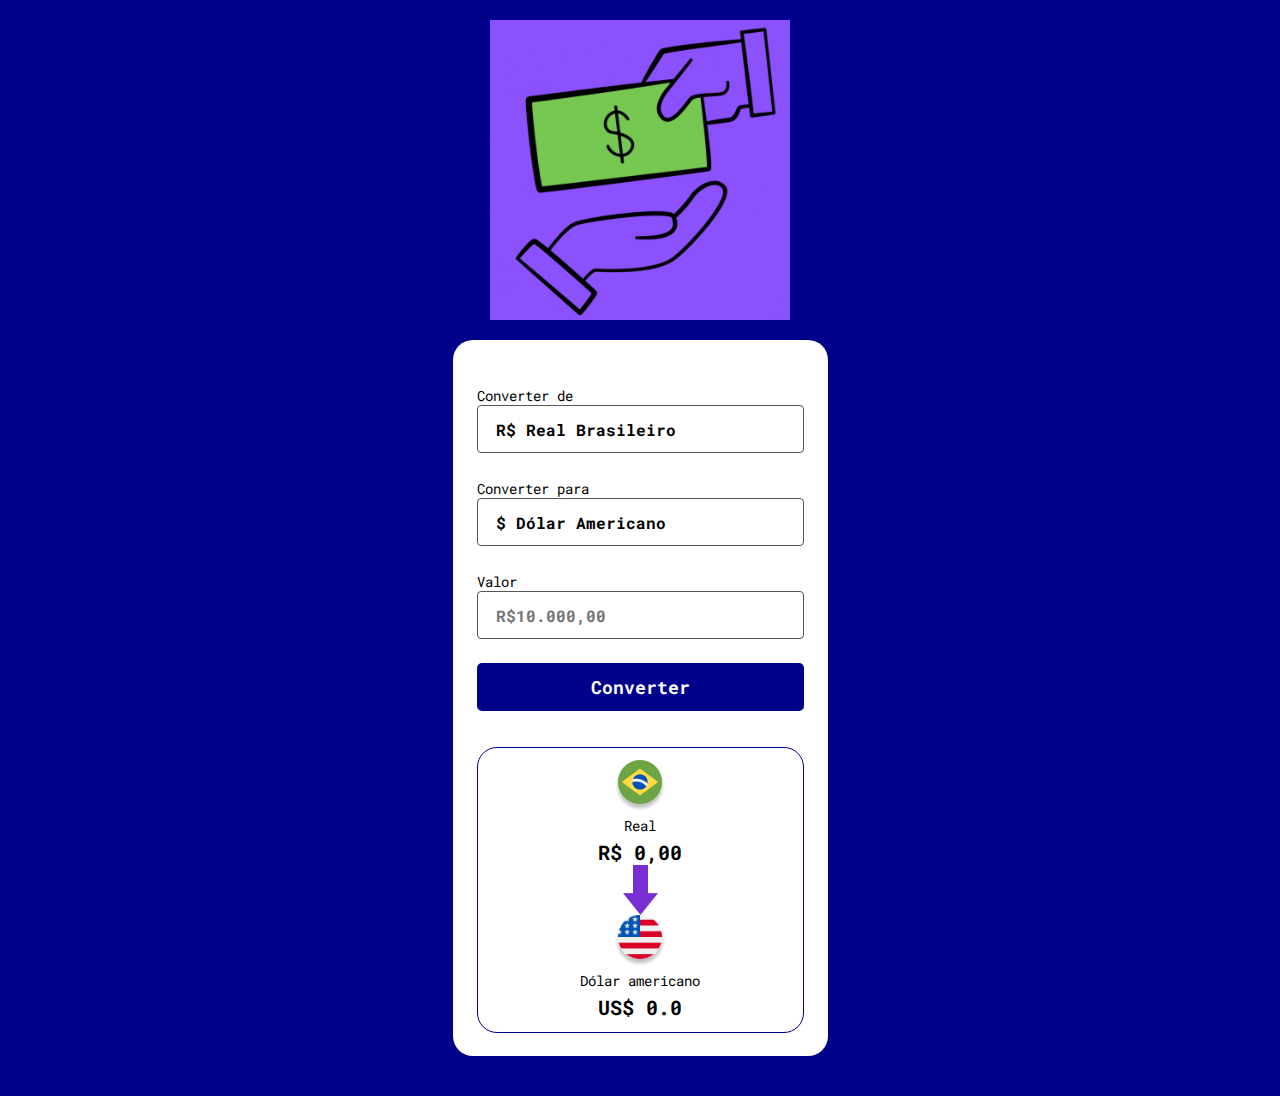
<file: index.html>
<!DOCTYPE html>
<html lang="pt-br">

<head>
    <meta charset="UTF-8">
    <meta name="viewport" content="width=device-width, initial-scale=1.0">
    <title>Convert Money</title>
    <link href="./style.css" rel="stylesheet">
    <link rel="preconnect" href="https://fonts.googleapis.com">
    <link rel="preconnect" href="https://fonts.gstatic.com" crossorigin>
    <link href="https://fonts.googleapis.com/css2?family=Roboto+Mono:ital,wght@0,100..700;1,100..700&display=swap"
        rel="stylesheet">
       
</head>

<body>
    <img class="logo" src="./assets/logo.gif" alt="logo-devclub-convert-money">

    <main>
        <label>
            Converter <a>de</a>
            <select>
                <option>R$ Real Brasileiro</option>
                
               
            </select>

        </label>
        <label>
            Converter <a>para</a>
            <select class="currency-select">
                <option value="dolar"> $ Dólar Americano</option>
                <option value="euro"> € Euro </option>
               
                                              
            </select>
        </label>

        <label>
            Valor
            <input class="input-currency" placeholder="R$10.000,00">
            
        </label>

        <button class="convert-button"> Converter</button>

        <section>
            <div class="currency-box">
                <img src="./assets/brasil 2.png" alt="moeda-a-converter">
                <p class="currency"> Real</p>
                <p class="currency-value-to-convert">R$ 0,00</p>
            </div>

            <img class="arrow" src="./assets/Vector.png" alt="moeda-a-convertida">


            <div class="currency-box">
                <img class="currency-img" src="./assets/estados-unidos (1) 1.png" alt="moeda-a-convertida">
                <p class="currency" id="currency-name"> Dólar americano</p>
                <p class="currency-value"> US$ 0.0</p>
            </div>
        </section>

    </main>
    <script src="./scripts.js"></script>
</body>

</html>
</file>
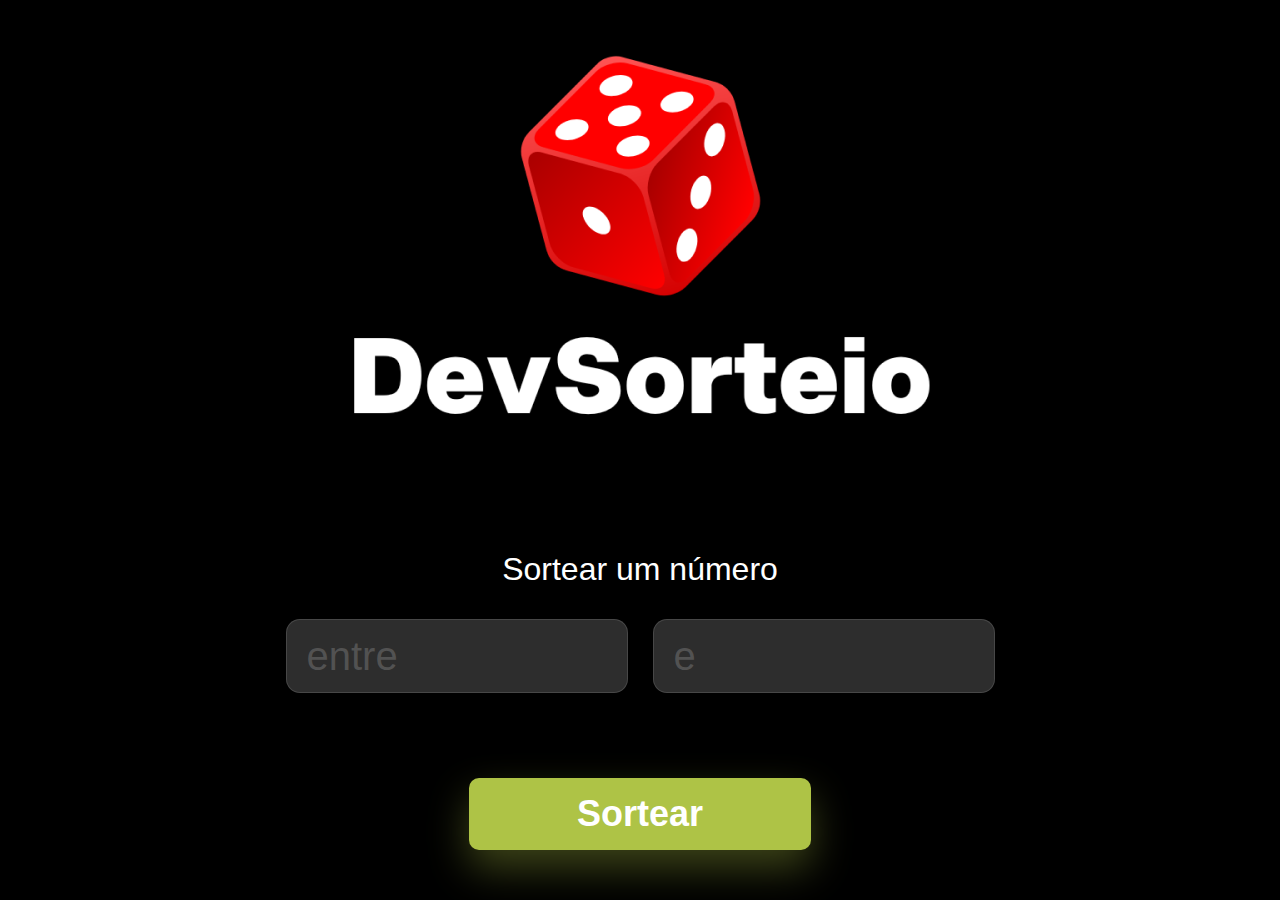
<file: assets/index2.html>
<!DOCTYPE html>
<html lang="pt-br">
<head>
    <meta charset="UTF-8">
    <meta name="viewport" content="width=device-width, initial-scale=1.0">
    <title>Dev Sorteio</title>
    <link rel="stylesheet" href="styles2.css">
</head>
<body>
    <img src="./sort 1.png" alt="dado sorteado">

    <h2>Sortear um número</h2>
    <div>
        <input placeholder="entre" class="input-min" type="number">
        <input placeholder="e" class="input-max" type="number">
    </div>
    
    <button onclick="generateNumber()">Sortear</button>

</body>
<script src="./scripts2.js"></script>
</html>
</file>
<file: style.css>
* {
    font-family: "Roboto Mono", monospace;
        margin: 0;
        padding: 0;
        box-sizing: border-box;
        outline: none;
}
  
body {
    background-color: darkblue;
}

.logo {
    width: 300px;
    display: block;
    margin:20px auto;
}

main {
    width: 375px;
    border-radius: 20px;
    background: white;
    margin: 0 auto 40px;
    padding: 44px 24px 23px;
}

label {
    color: black ;
    font-weight: 400;
    font-size: 14px;
}

select, input {
    background: white;
    border: 1px solid #555;
    border-radius: 4px;
    height: 48px;
    width: 100%;
    margin-bottom: 24px;
    appearance: none; 
    padding-left: 18px;
    font-weight: 700;
    font-size: 16px;  
    color: black; 
    cursor: pointer;
}

button {
    background: darkblue;
    border-radius: 5px;
    width: 100%;
    border: none;
    height: 48px;
    color: white;
    font-size: 18px;
    font-weight: 700;
    cursor: pointer;
    }

    button:hover {
        opacity: 0.8;
            }

    button:active {
        opacity: 0.6;
    }

    section {
        border: 1px solid darkblue;
        border-radius: 20px;
        margin-top: 36px;
        padding: 12px;

        display: flex;
        flex-direction: column;
        align-items: center;
    }

.arrow-img {
    margin: 15px 0;
    
}

.currency-box {
    display: flex;
    flex-direction: column;
    align-items: center;
    gap: 4px;
}

.currency {
    color: black;
    font-size: 14px;
}

.currency-value, .currency-value-to-convert {
    color: black;
    font-size: 20px;
    font-weight: 700;
}
</file>
<file: assets/styles2.css>
<style>
@import url('https://fonts.googleapis.com/css2?family=Roboto:ital,wght@0,100;0,300;0,400;0,500;0,700;0,900;1,100;1,300;1,400;1,500;1,700;1,900&display=swap');
</style>

* {
    margin: 0;
    padding: 0;
    outline: none;
    box-sizing: border-box;
    font-family: "Roboto", sans-serif;
    
}

body {
    background: black;
    display: flex;
    align-items: center;
    justify-content: center;
    flex-direction: column;
    min-height: 100vh;
}

h2 {
    font-style: normal;
    font-weight: 400;
    font-size: 32px;
    line-height: 38px;
    color: white;
    text-align: center;
    margin-top: 126px;
    margin-bottom: 26px;
}

input {
    background: rgba(255, 255, 255, 0.25);
    border: 1px solid rgba(255, 255, 255, 0.2);
    border-radius: 14px;
    height: 74px;
    width: 342px;
    padding-left: 20px;
    font-weight: 500;
    font-size: 40px;
    line-height: 47px;
    color: white;
    opacity: 0.7;
}

.input-min {
    margin-right: 62px;
}

button {
    background: #AEC346;
    box-shadow: 0px 18px 40px rgba(174, 195, 70, 0.35);
    border-radius: 10px;
    width: 342px;
    height: 72px;
    color: white;
    font-weight: 700;
    font-size: 36px;
    margin-top: 80px;
    border: none;
    cursor: pointer;
}

button:hover {
    opacity: 0.9;
    }

    button:active {
        opacity: 0.8;
    }

    @import url('https://fonts.googleapis.com/css2?family=Roboto:wght@100;300;400;500;700;900&display=swap');

* {
    margin: 0;
    padding: 0;
    outline: none;
    box-sizing: border-box;
    font-family: "Roboto", sans-serif;
}

body {
    background: black;
    display: flex;
    align-items: center;
    justify-content: center;
    flex-direction: column;
    min-height: 100vh;
    padding: 20px;
}

h2 {
    font-style: normal;
    font-weight: 400;
    font-size: 32px;
    line-height: 38px;
    color: white;
    text-align: center;
    margin-top: 126px;
    margin-bottom: 26px;
}

input {
    background: rgba(255, 255, 255, 0.25);
    border: 1px solid rgba(255, 255, 255, 0.2);
    border-radius: 14px;
    height: 74px;
    width: 80%;
    max-width: 342px;
    padding-left: 20px;
    font-weight: 500;
    font-size: 40px;
    line-height: 47px;
    color: white;
    opacity: 0.7;
    margin: 5px;
}

.input-min {
    margin-right: 62px;
}

button {
    background: #AEC346;
    box-shadow: 0px 18px 40px rgba(174, 195, 70, 0.35);
    border-radius: 10px;
    width: 80%;
    max-width: 342px;
    height: 72px;
    color: white;
    font-weight: 700;
    font-size: 36px;
    margin-top: 80px;
    border: none;
    cursor: pointer;
}

button:hover {
    opacity: 0.9;
}

button:active {
    opacity: 0.8;
}

/* Responsividade */
@media (min-width: 600px) {
    input {
        width: auto; /* Para telas maiores, permita que o input se ajuste */
    }
    
    .input-min {
        margin-right: 20px; /* Menos margem para inputs lado a lado */
    }
    
    div {
        display: flex; /* Exibe os inputs em linha */
        justify-content: center;
    }
}
</file>
